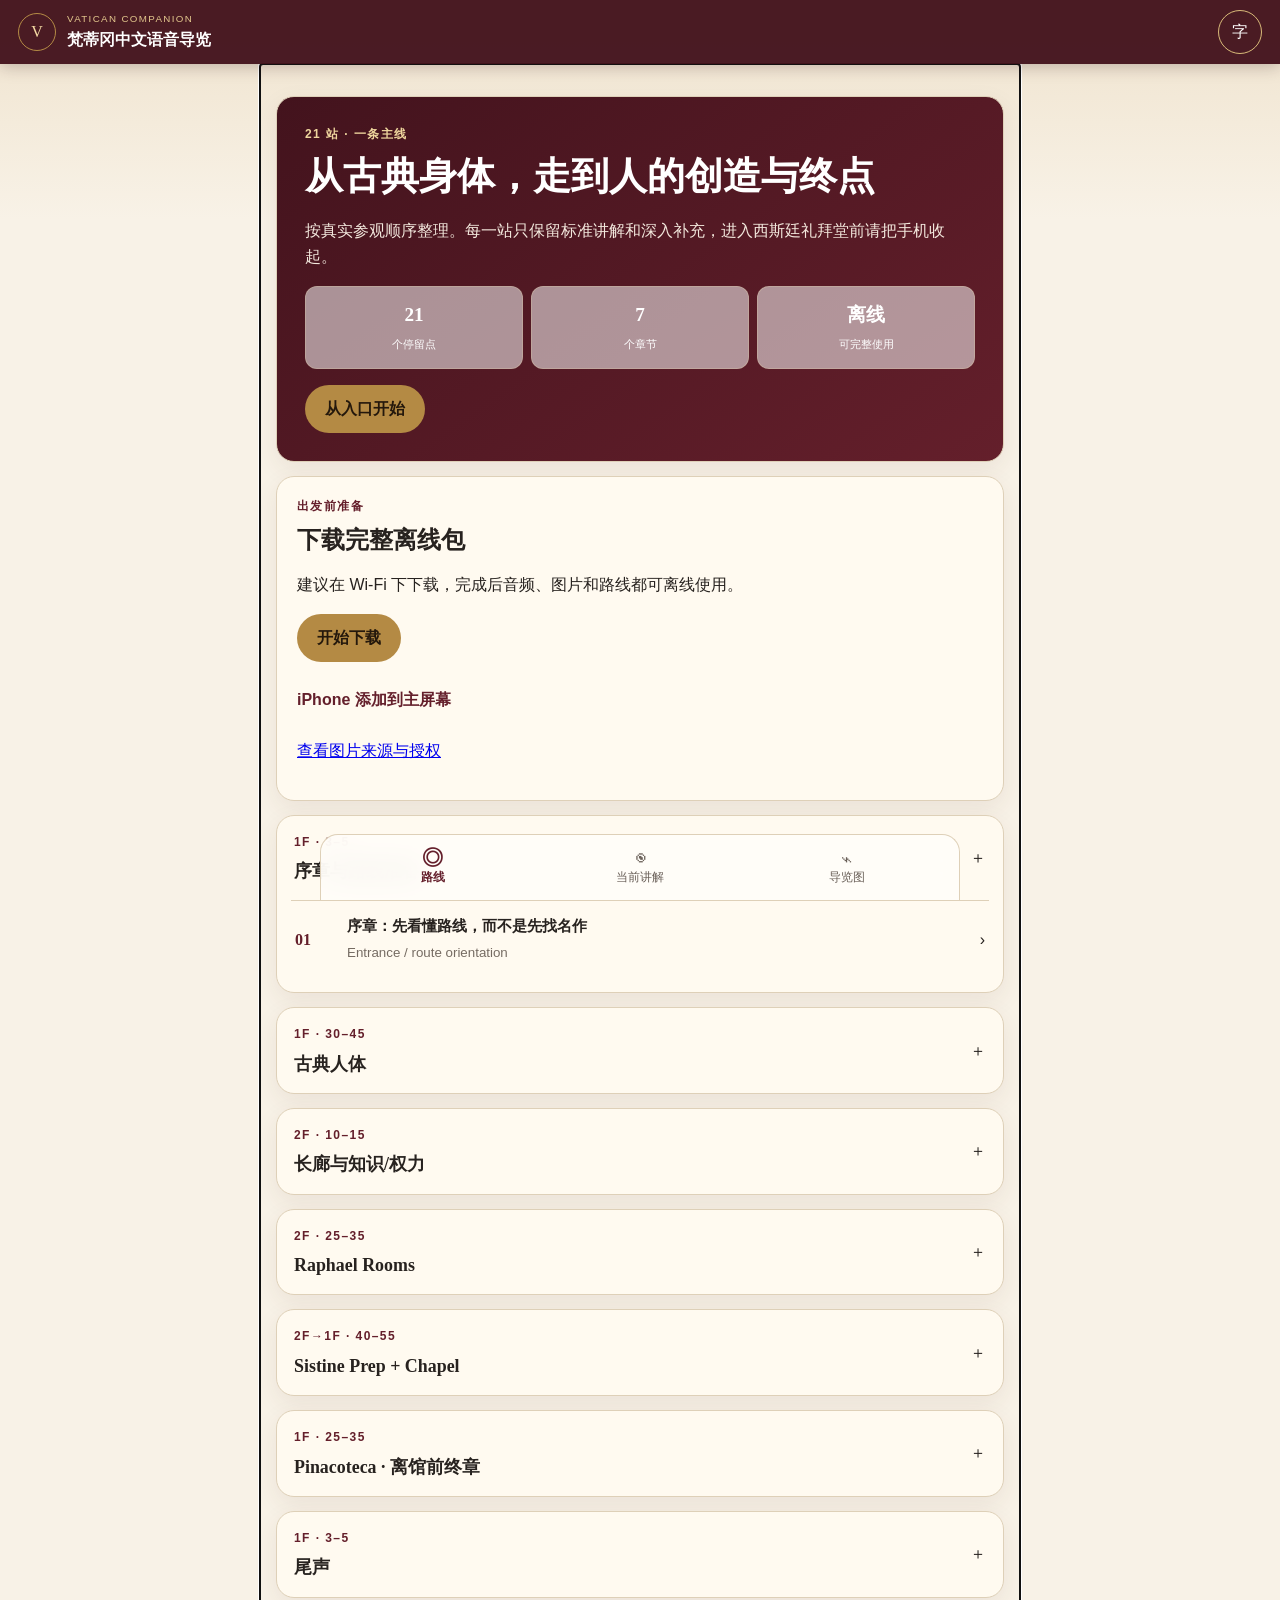
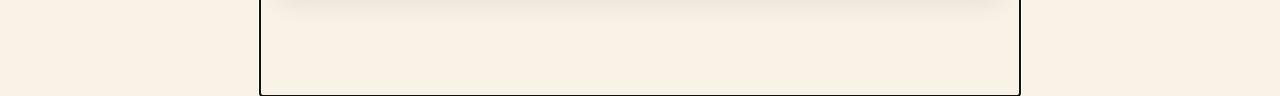
<file: index.html>
<!doctype html>
<html lang="zh-CN">
<head>
  <meta charset="utf-8">
  <meta name="viewport" content="width=device-width, initial-scale=1, viewport-fit=cover">
  <meta name="theme-color" content="#641f2b">
  <meta name="apple-mobile-web-app-capable" content="yes">
  <meta name="apple-mobile-web-app-status-bar-style" content="black-translucent">
  <meta name="apple-mobile-web-app-title" content="梵蒂冈导览">
  <title>梵蒂冈中文语音导览</title>
  <link rel="stylesheet" href="./css/app.css">
  <link rel="manifest" href="./manifest.webmanifest">
  <link rel="apple-touch-icon" href="./assets/icons/apple-touch-icon.png">
</head>
<body>
  <header class="app-header">
    <a class="brand" href="#route" aria-label="返回路线">
      <span class="brand-mark" aria-hidden="true">V</span>
      <span><small>VATICAN COMPANION</small><strong>梵蒂冈中文语音导览</strong></span>
    </a>
    <button class="icon-button" id="settings-button" aria-label="显示设置">字</button>
  </header>

  <main id="app" tabindex="-1">
    <section class="loading-card" aria-live="polite">
      <p class="eyebrow">正在准备导览</p>
      <h1>把博物馆看成一条故事线</h1>
      <p>正在载入 21 站讲解……</p>
    </section>
  </main>

  <nav class="bottom-nav" aria-label="主要导航">
    <a href="#route" data-route="route"><span aria-hidden="true">◎</span>路线</a>
    <a href="#node/V01" data-route="node"><span aria-hidden="true">◉</span>当前讲解</a>
    <a href="#map" data-route="map"><span aria-hidden="true">⌁</span>导览图</a>
  </nav>

  <dialog id="settings-dialog" class="sheet">
    <form method="dialog">
      <header><h2>显示设置</h2><button aria-label="关闭">×</button></header>
      <fieldset>
        <legend>字号</legend>
        <div class="segmented">
          <button type="button" data-font="normal">标准</button>
          <button type="button" data-font="large">大</button>
          <button type="button" data-font="xlarge">特大</button>
        </div>
      </fieldset>
      <label class="switch-row">高对比 <input id="contrast-toggle" type="checkbox"></label>
    </form>
  </dialog>
  <dialog id="hotspot-dialog" class="hotspot-dialog"></dialog>

  <template id="node-template">
    <article class="node-view">
      <header class="node-heading">
        <p class="node-meta"></p><h1></h1><p class="english-title"></p>
      </header>
      <div class="artwork-wrap"><img class="artwork" alt=""><div class="media-fallback" hidden>作品图片未载入，讲解仍可使用</div></div>
      <section class="look-card"><p class="eyebrow">告诉我看哪里</p><ol></ol></section>
      <section class="audio-card">
        <div class="layer-tabs" role="tablist">
          <button role="tab" data-layer="standard" aria-selected="true">标准讲解</button>
          <button role="tab" data-layer="deep" aria-selected="false">深入补充</button>
        </div>
        <div id="player-slot"></div>
        <details class="transcript"><summary>讲解文字</summary><div class="transcript-body"></div></details>
      </section>
      <nav class="node-pager"><a class="previous">上一站</a><a class="next">下一站</a></nav>
    </article>
  </template>

  <script type="module" src="./js/app.js"></script>
</body>
</html>
</file>
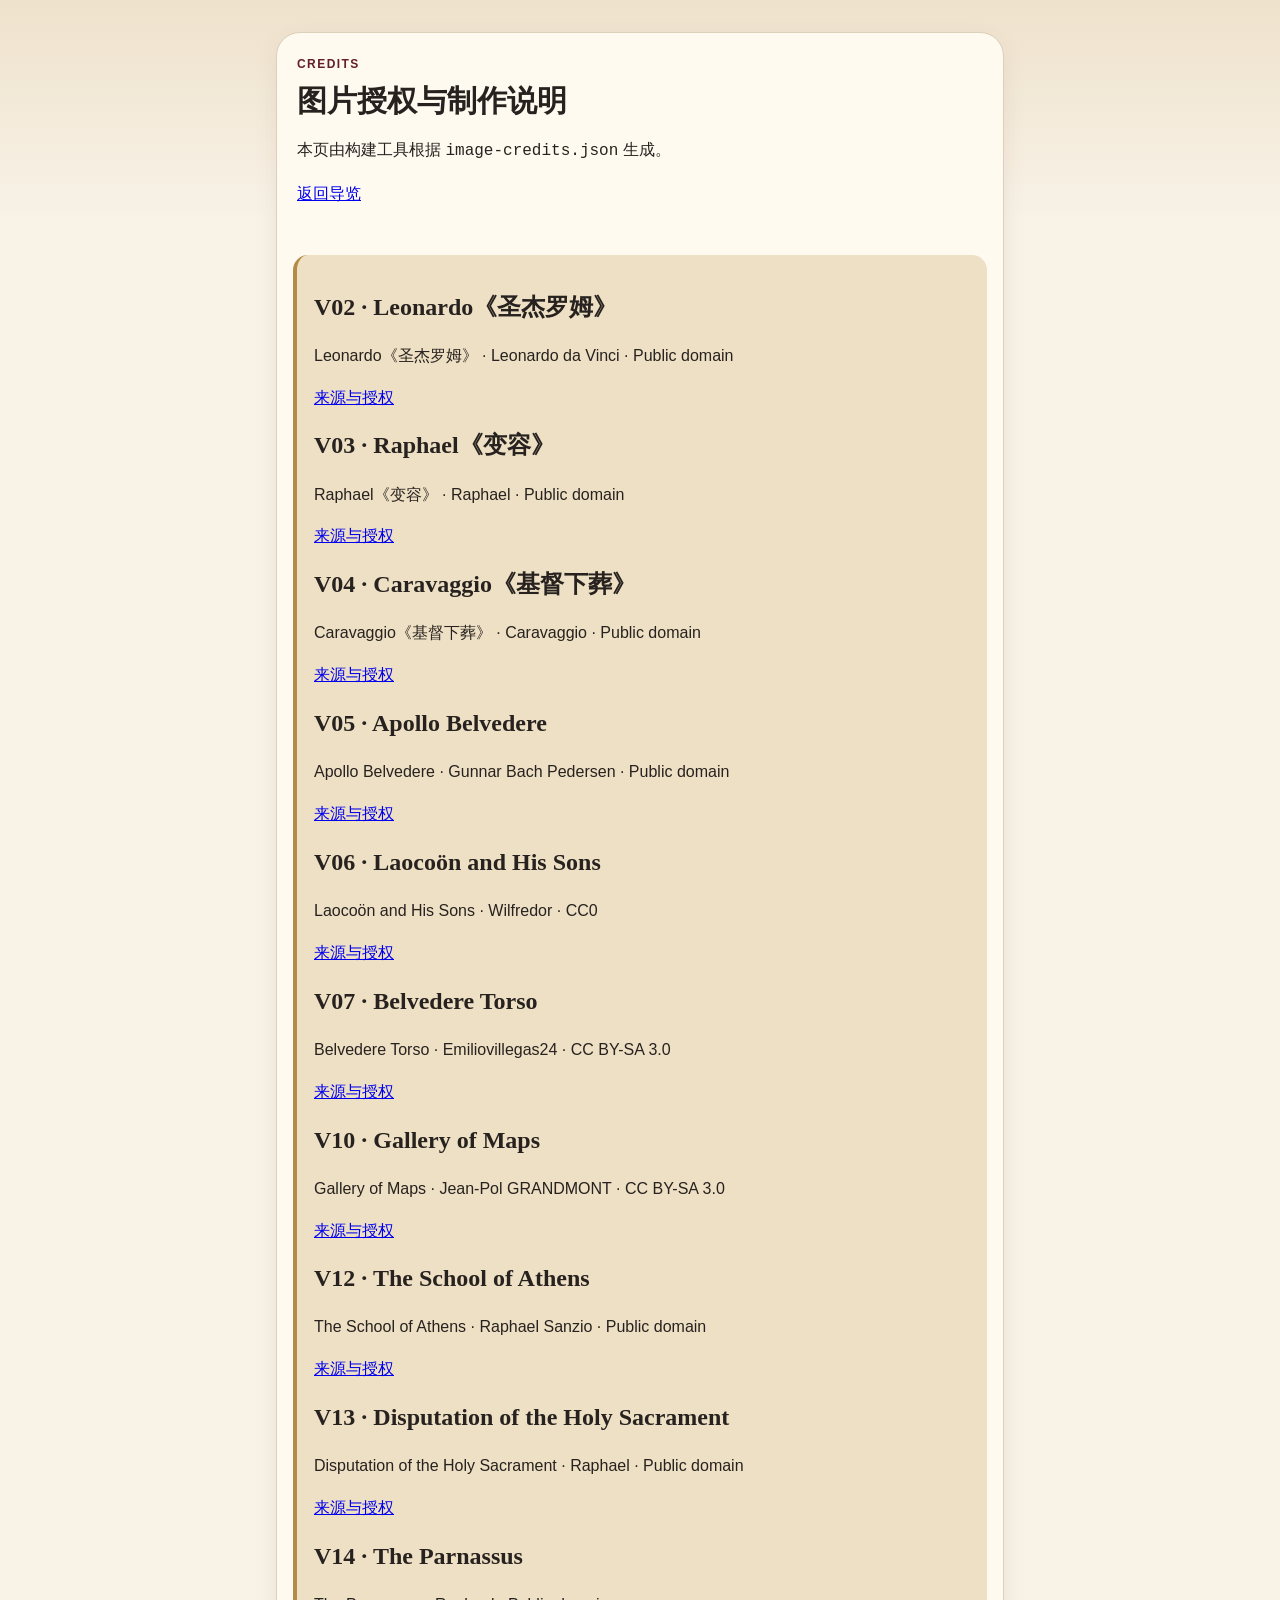
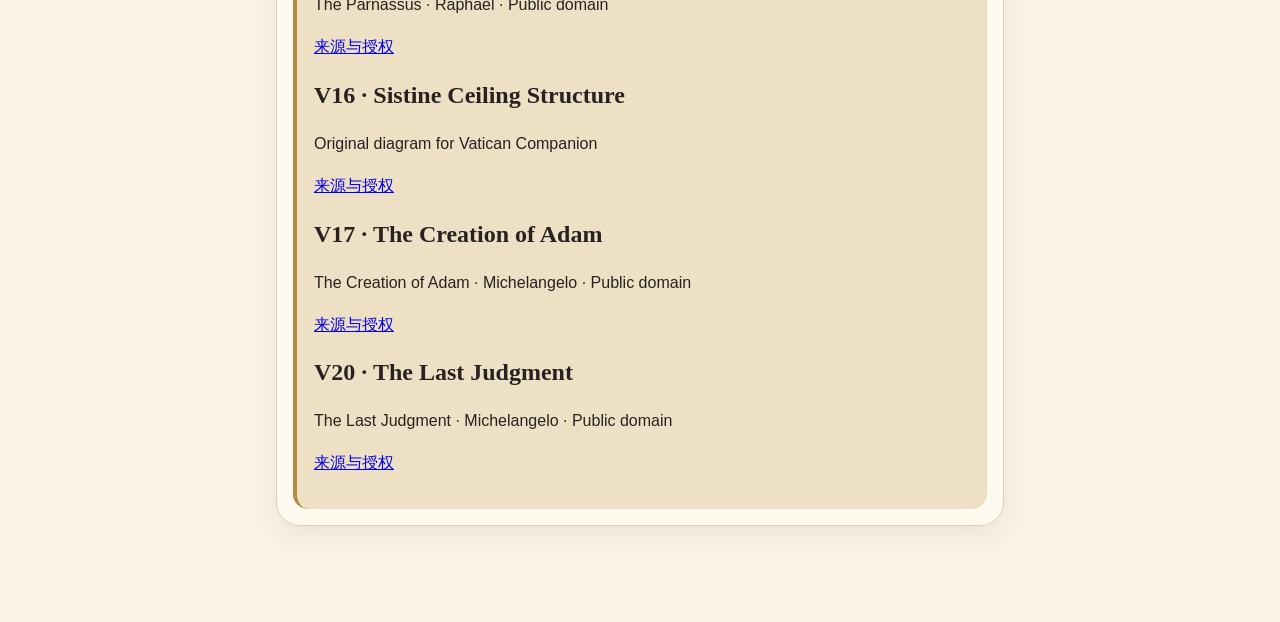
<file: credits.html>
<!doctype html><html lang="zh-CN"><head><meta charset="utf-8"><meta name="viewport" content="width=device-width,initial-scale=1"><title>图片授权与制作说明</title><link rel="stylesheet" href="./css/app.css"></head><body><main><article class="node-view"><header class="node-heading"><p class="eyebrow">CREDITS</p><h1>图片授权与制作说明</h1><p>本页由构建工具根据 <code>image-credits.json</code> 生成。</p><p><a href="./index.html#route">返回导览</a></p></header><div id="credits" class="look-card">正在载入…</div></article></main><script type="module">const r=await fetch('./data/image-credits.json');const e=document.querySelector('#credits');if(r.ok){const d=await r.json();e.innerHTML=d.map(x=>`<section><h2>${x.node} · ${x.title}</h2><p>${x.attribution}</p><p><a href="${x.sourcePage}" rel="noreferrer">来源与授权</a></p></section>`).join('')}else e.textContent='图片授权记录尚未生成。';</script></body></html>
</file>
<file: css/app.css>
:root{--burgundy:#641f2b;--burgundy-dark:#43131d;--parchment:#f5eddd;--paper:#fffaf0;--gold:#b48a44;--charcoal:#27221f;--muted:#756b62;--line:#ded0b8;--font-scale:1;color-scheme:light}
*{box-sizing:border-box}
html{font-size:calc(16px * var(--font-scale));background:var(--parchment)}
body{margin:0;color:var(--charcoal);background:linear-gradient(180deg,#efe2cc 0,#f8f2e7 220px);font-family:-apple-system,BlinkMacSystemFont,"Segoe UI","PingFang SC","Noto Sans CJK SC",sans-serif;line-height:1.62;min-height:100vh}
button,a{font:inherit}.app-header{position:sticky;top:0;z-index:20;display:flex;align-items:center;justify-content:space-between;padding:calc(10px + env(safe-area-inset-top)) 18px 10px;background:rgba(67,19,29,.96);color:#fff;box-shadow:0 2px 16px #2d111744}
.brand{display:flex;gap:11px;align-items:center;color:inherit;text-decoration:none}.brand-mark{display:grid;place-items:center;width:38px;height:38px;border:1px solid var(--gold);border-radius:50%;font-family:Georgia,serif;color:#f6dca4}.brand small{display:block;font-size:.61rem;letter-spacing:.14em;color:#e3c78d}.brand strong{display:block;font-family:Georgia,"Songti SC",serif;font-size:.98rem}.icon-button{width:44px;height:44px;border:1px solid #d8b978;border-radius:50%;background:transparent;color:#fff}
main{max-width:760px;margin:auto;padding:20px 16px calc(98px + env(safe-area-inset-bottom))}.loading-card,.hero,.chapter,.node-view,.map-card,.offline-card{background:var(--paper);border:1px solid var(--line);border-radius:18px;box-shadow:0 8px 24px #57382014}.loading-card,.hero{padding:28px}.eyebrow{margin:0 0 8px;color:var(--burgundy);font-weight:750;font-size:.75rem;letter-spacing:.12em;text-transform:uppercase}h1,h2,h3{font-family:Georgia,"Songti SC",serif;line-height:1.3}h1{margin:.2em 0;font-size:clamp(1.7rem,7vw,2.4rem)}.hero{background:linear-gradient(145deg,var(--burgundy-dark),var(--burgundy));color:#fff}.hero .eyebrow{color:#efd69e}.hero p{color:#f3e8dd}.start-button,.primary-button{display:inline-flex;align-items:center;justify-content:center;min-height:48px;padding:0 20px;border:0;border-radius:999px;background:var(--gold);color:#24180c;text-decoration:none;font-weight:750}.primary-button:disabled{opacity:.6}.offline-card{margin-top:14px;padding:20px}.offline-card h2{margin:.2em 0}.offline-card details{margin-top:12px}.offline-card summary{min-height:44px;display:flex;align-items:center;color:var(--burgundy);font-weight:700}
.route-summary{display:grid;grid-template-columns:repeat(3,1fr);gap:8px;margin:16px 0}.route-summary div{padding:12px 8px;text-align:center;background:#fff8;border:1px solid #e7d4aa44;border-radius:12px}.route-summary strong{display:block;font-family:Georgia,serif;font-size:1.2rem}.route-summary small{font-size:.7rem}.chapter{margin-top:14px;overflow:hidden}.chapter summary{cursor:pointer;list-style:none;padding:17px;min-height:56px;display:flex;align-items:center;justify-content:space-between}.chapter summary::-webkit-details-marker{display:none}.chapter h2{margin:0;font-size:1.12rem}.chapter-list{margin:0;padding:0 14px 14px;list-style:none}.route-card{display:grid;grid-template-columns:42px 1fr auto;gap:10px;align-items:center;padding:13px 4px;border-top:1px solid var(--line);color:inherit;text-decoration:none;min-height:64px}.route-number{font-family:Georgia,serif;color:var(--burgundy);font-weight:700}.route-card strong{display:block;font-size:.96rem}.route-card small{color:var(--muted)}
.node-view{overflow:hidden}.node-heading{padding:22px 20px 16px}.node-meta{margin:0;color:var(--burgundy);font-weight:700;font-size:.78rem;letter-spacing:.06em}.node-heading h1{font-size:1.85rem}.english-title{margin:4px 0;color:var(--muted);font-family:Georgia,serif}.artwork-wrap{position:relative;background:#2b2422;min-height:150px}.artwork{display:block;width:100%;max-height:64vh;object-fit:contain}.media-fallback{padding:42px 20px;text-align:center;color:#f2e4ca}.look-card,.audio-card{margin:16px;padding:17px;border-radius:15px}.look-card{background:#eee0c4;border-left:4px solid var(--gold)}.look-card ol{padding-left:1.25em;margin-bottom:0}.audio-card{background:#fff;border:1px solid var(--line)}.layer-tabs,.segmented{display:grid;grid-template-columns:1fr 1fr;gap:5px;padding:4px;border-radius:12px;background:#ede4d5}.layer-tabs button,.segmented button{border:0;border-radius:9px;min-height:44px;background:transparent;color:var(--muted);font-weight:700}.layer-tabs button[aria-selected="true"],.segmented button.active{background:var(--burgundy);color:#fff}.transcript{margin-top:14px;border-top:1px solid var(--line);padding-top:12px}.transcript summary{min-height:44px;display:flex;align-items:center;color:var(--burgundy);font-weight:700}.transcript-body{white-space:pre-line}.node-pager{display:grid;grid-template-columns:1fr 1fr;gap:10px;padding:0 16px 20px}.node-pager a{display:flex;justify-content:center;align-items:center;min-height:48px;border:1px solid var(--burgundy);border-radius:12px;color:var(--burgundy);text-decoration:none;font-weight:700}.node-pager a[aria-disabled="true"]{opacity:.35;pointer-events:none}.player-status{min-height:28px;color:#9c312e;font-size:.84rem}.player-controls{display:grid;grid-template-columns:52px 64px 52px;justify-content:center;align-items:center;gap:18px;padding:14px 0}.player-controls button{min-width:48px;height:48px;border:1px solid var(--line);border-radius:50%;background:#fff;color:var(--burgundy);font-weight:800}.player-controls .play-button{width:64px;height:64px;border:0;background:var(--burgundy);color:#fff;font-size:1.35rem;box-shadow:0 6px 16px #641f2b44}.timeline{display:grid;grid-template-columns:40px 1fr 40px;gap:8px;align-items:center;font-variant-numeric:tabular-nums;font-size:.75rem;color:var(--muted)}.scrubber{width:100%;accent-color:var(--burgundy)}.retry-audio{border:0;background:transparent;color:var(--burgundy);text-decoration:underline;font-weight:700}
.bottom-nav{position:fixed;z-index:30;bottom:0;left:0;right:0;display:grid;grid-template-columns:repeat(3,1fr);padding:7px 8px calc(7px + env(safe-area-inset-bottom));background:#fffdf9ee;border-top:1px solid var(--line);backdrop-filter:blur(14px)}.bottom-nav a{display:flex;flex-direction:column;align-items:center;justify-content:center;min-height:51px;color:#695f57;text-decoration:none;font-size:.73rem}.bottom-nav a span{font-size:1.3rem;line-height:1}.bottom-nav a.active{color:var(--burgundy);font-weight:800}
.sheet{width:min(520px,calc(100% - 24px));margin:auto auto 12px;border:0;border-radius:22px;padding:0;background:var(--paper);color:var(--charcoal)}.sheet::backdrop{background:#1e121099}.sheet form{padding:20px}.sheet header{display:flex;justify-content:space-between;align-items:center}.sheet header h2{margin:0}.sheet header button{width:44px;height:44px;border:0;background:transparent;font-size:1.8rem}.sheet fieldset{border:0;padding:16px 0}.segmented{grid-template-columns:repeat(3,1fr)}.switch-row{display:flex;justify-content:space-between;align-items:center;min-height:52px;border-top:1px solid var(--line)}.switch-row input{width:24px;height:24px}.error-card{padding:24px;background:#fff;border-radius:16px;text-align:center}.map-card{overflow:hidden}.map-heading{padding:22px 20px 14px;background:linear-gradient(150deg,#fffaf0,#eee0c4)}.map-heading h1{margin-bottom:.35em}.map-heading>p:last-child{margin-bottom:0;color:var(--muted)}
.map-view-tabs{display:grid;grid-template-columns:repeat(3,1fr);gap:5px;margin:14px 16px 0;padding:4px;border-radius:13px;background:#e9decb}.map-view-tabs button{min-height:46px;border:0;border-radius:10px;background:transparent;color:var(--muted);font-weight:750}.map-view-tabs button[aria-selected="true"]{background:var(--burgundy);color:#fff;box-shadow:0 3px 9px #641f2b38}.map-legend{display:flex;flex-wrap:wrap;gap:12px 16px;padding:13px 20px 8px;color:var(--muted);font-size:.75rem}.map-legend span{display:flex;align-items:center;gap:6px}.legend-dot{display:inline-block;width:13px;height:13px;border:2px solid var(--burgundy);border-radius:50%;background:#fff}.legend-dot.current{background:var(--burgundy);box-shadow:0 0 0 3px #b48a4444}.legend-dot.next{border-color:#8b651f;background:#e8c87c}.legend-line{display:inline-block;width:18px;border-top:2px dashed var(--gold)}#map-canvas{padding:4px 16px 22px}.museum-schematic{position:relative;padding:14px;border:1px solid #cfbc98;border-radius:18px;background:linear-gradient(180deg,#f1e6d2,#fffaf0 28%,#eee1ca 68%,#fffaf0)}.museum-schematic::before{content:"";position:absolute;top:24px;bottom:24px;left:31px;border-left:2px dashed #c9a76666}.map-zone{position:relative;z-index:1;padding:14px;border:1px solid #d9c7a7;border-radius:15px;background:#fffdf8;box-shadow:0 5px 14px #5738200d}.map-zone.current-zone{border-color:var(--burgundy);box-shadow:0 0 0 2px #641f2b16,0 7px 18px #57382018}.map-zone.next-zone{border-color:#b48a44}.map-zone>header{display:flex;gap:11px;align-items:flex-start}.map-zone h2{margin:0;font-size:1.08rem}.map-zone header p{margin:2px 0 0;color:var(--muted);font-size:.75rem}.floor-badge{display:grid;flex:0 0 40px;place-items:center;min-height:40px;padding:3px;border-radius:12px;background:var(--burgundy-dark);color:#fff;font-family:Georgia,serif;font-size:.76rem;font-weight:800}.map-nodes{display:grid;grid-template-columns:repeat(2,minmax(0,1fr));gap:8px;margin:13px 0 0;padding:0;list-style:none}.map-node{display:grid;grid-template-columns:34px minmax(0,1fr);gap:7px;align-items:center;min-height:55px;padding:7px;border:1px solid #ddcfb8;border-radius:12px;background:#f7efe1;color:inherit;text-decoration:none}.map-node-number{display:grid;place-items:center;width:34px;height:34px;border:2px solid #a78b60;border-radius:50%;background:#fff;font-family:Georgia,serif;font-weight:800;font-variant-numeric:tabular-nums}.map-node-title{overflow:hidden;display:-webkit-box;-webkit-box-orient:vertical;-webkit-line-clamp:2;font-size:.72rem;line-height:1.35}.map-node-current{border-color:var(--burgundy);background:var(--burgundy);color:#fff;box-shadow:0 4px 11px #641f2b33}.map-node-current .map-node-number{border-color:#efd69e;background:#fffaf0;color:var(--burgundy)}.map-node-next{border-color:#9a721f;background:#f1dca9;color:#3a290e}.map-node-next .map-node-number{border-color:#8b651f;background:#8b651f;color:#fff}.map-connector{position:relative;z-index:2;display:flex;align-items:center;justify-content:center;gap:8px;min-height:46px;color:#78551d}.map-connector span{display:grid;place-items:center;width:28px;height:28px;border:1px solid #c9a766;border-radius:50%;background:#fffaf0;font-weight:900}.map-connector small{font-weight:750}.map-guidance{margin-bottom:12px;padding:16px;border-radius:15px;background:var(--burgundy-dark);color:#fff}.map-guidance .eyebrow{color:#efd69e}.map-guidance p:last-child{margin-bottom:0;color:#f2e5d7}.map-guidance-route{display:flex;align-items:center;gap:12px;font-family:Georgia,serif;font-size:1.35rem}.map-guidance-route strong{display:grid;place-items:center;min-width:54px;height:44px;border:1px solid #d7b872;border-radius:12px}.map-mode-current,.map-mode-next{background:linear-gradient(180deg,#f1e6d2,#fffaf0)}
.route-hint{margin:14px 0 0;padding-top:12px;border-top:1px solid #ccb78f;font-size:.85rem;color:var(--muted)}.details-button,.sistine-enter{width:100%;min-height:48px;margin-top:12px;border:0;border-radius:12px;background:var(--burgundy);color:#fff;font-weight:750}.hotspot-dialog{width:min(760px,100%);height:100%;max-height:100%;margin:0;border:0;padding:0;background:#171310;color:#fff}.hotspot-dialog::backdrop{background:#000}.hotspot-panel{min-height:100%;padding:max(16px,env(safe-area-inset-top)) 16px max(16px,env(safe-area-inset-bottom))}.hotspot-panel header{display:flex;justify-content:space-between;align-items:flex-start}.hotspot-panel h2{margin:.2em 0}.close-hotspots{width:48px;height:48px;border:1px solid #fff7;border-radius:50%;background:transparent;color:#fff;font-size:1.8rem}.zoom-stage{position:relative;overflow:auto;max-height:62vh;background:#050505;touch-action:pinch-zoom}.zoom-stage img{display:block;width:100%;height:auto}.hotspot-dot{position:absolute;width:30px;height:30px;transform:translate(-50%,-50%);border:4px solid #fff;border-radius:50%;background:#b91f3e;box-shadow:0 0 0 8px #b91f3e66}.hotspot-image-fallback{padding:80px 24px}.hotspot-caption{padding:15px 2px}.hotspot-caption strong{font-size:1.1rem;color:#efd69e}.hotspot-caption p{margin:.3em 0}.hotspot-panel nav{display:grid;grid-template-columns:1fr 1fr;gap:10px}.hotspot-panel nav button{min-height:48px;border:1px solid #d3ad6d;border-radius:10px;background:transparent;color:#fff}.hotspot-panel nav button:disabled{opacity:.35}.sistine-screen{position:fixed;z-index:100;inset:0;display:grid;place-items:center;padding:28px;background:#000;color:#fff;text-align:center}.sistine-screen>div{max-width:480px}.sistine-screen .eyebrow{color:#aaa}.sistine-screen h1{font-size:2.3rem}.sistine-screen p{color:#ccc}.sistine-exit{min-height:52px;margin-top:25px;padding:0 24px;border:1px solid #fff;border-radius:999px;background:transparent;color:#fff}
.prep-grid{display:grid;grid-template-columns:1fr 1fr;gap:8px;margin-top:14px}.prep-grid a{min-height:108px;padding:12px;border:1px solid #cdb88f;border-radius:12px;background:#fff8;color:inherit;text-decoration:none}.prep-grid strong,.prep-grid span{display:block}.prep-grid strong{color:var(--burgundy)}.prep-grid span{margin-top:5px;font-size:.78rem;color:var(--muted)}
.panorama-map{position:relative;margin:4px 0 0}.panorama-map img{display:block;width:100%;height:auto}.panorama-map figcaption{padding:10px 4px 0;text-align:center;color:var(--muted);font-size:.78rem}.panorama-hotspot{position:absolute;width:34px;height:34px;transform:translate(-50%,-50%);border:2px solid transparent;border-radius:50%;background:transparent}.panorama-hotspot:focus-visible{outline:3px solid var(--burgundy);outline-offset:2px}.panorama-hotspot-current{border-color:#fff;box-shadow:0 0 0 4px var(--burgundy),0 3px 10px #43131d66}.panorama-hotspot-next{border-color:#fff;box-shadow:0 0 0 4px var(--gold),0 3px 10px #43131d55}
html[data-font="large"]{--font-scale:1.12}html[data-font="xlarge"]{--font-scale:1.25}html.high-contrast{--burgundy:#4a0010;--parchment:#fff;--paper:#fff;--charcoal:#000;--muted:#332f2b;--line:#655}html.high-contrast .route-card,html.high-contrast .node-pager a,html.high-contrast .map-zone,html.high-contrast .map-node{border-width:2px}
@media(min-width:700px){main{padding-top:32px}.node-view{border-radius:24px}.bottom-nav{left:50%;transform:translateX(-50%);max-width:760px;border:1px solid var(--line);border-bottom:0;border-radius:18px 18px 0 0}.museum-schematic{padding:20px}.map-nodes{grid-template-columns:repeat(3,minmax(0,1fr))}.map-node-title{font-size:.78rem}}
@media(prefers-reduced-motion:no-preference){.route-card,.bottom-nav a{transition:background .2s,color .2s,transform .2s}.route-card:active{transform:scale(.99)}}
</file>
